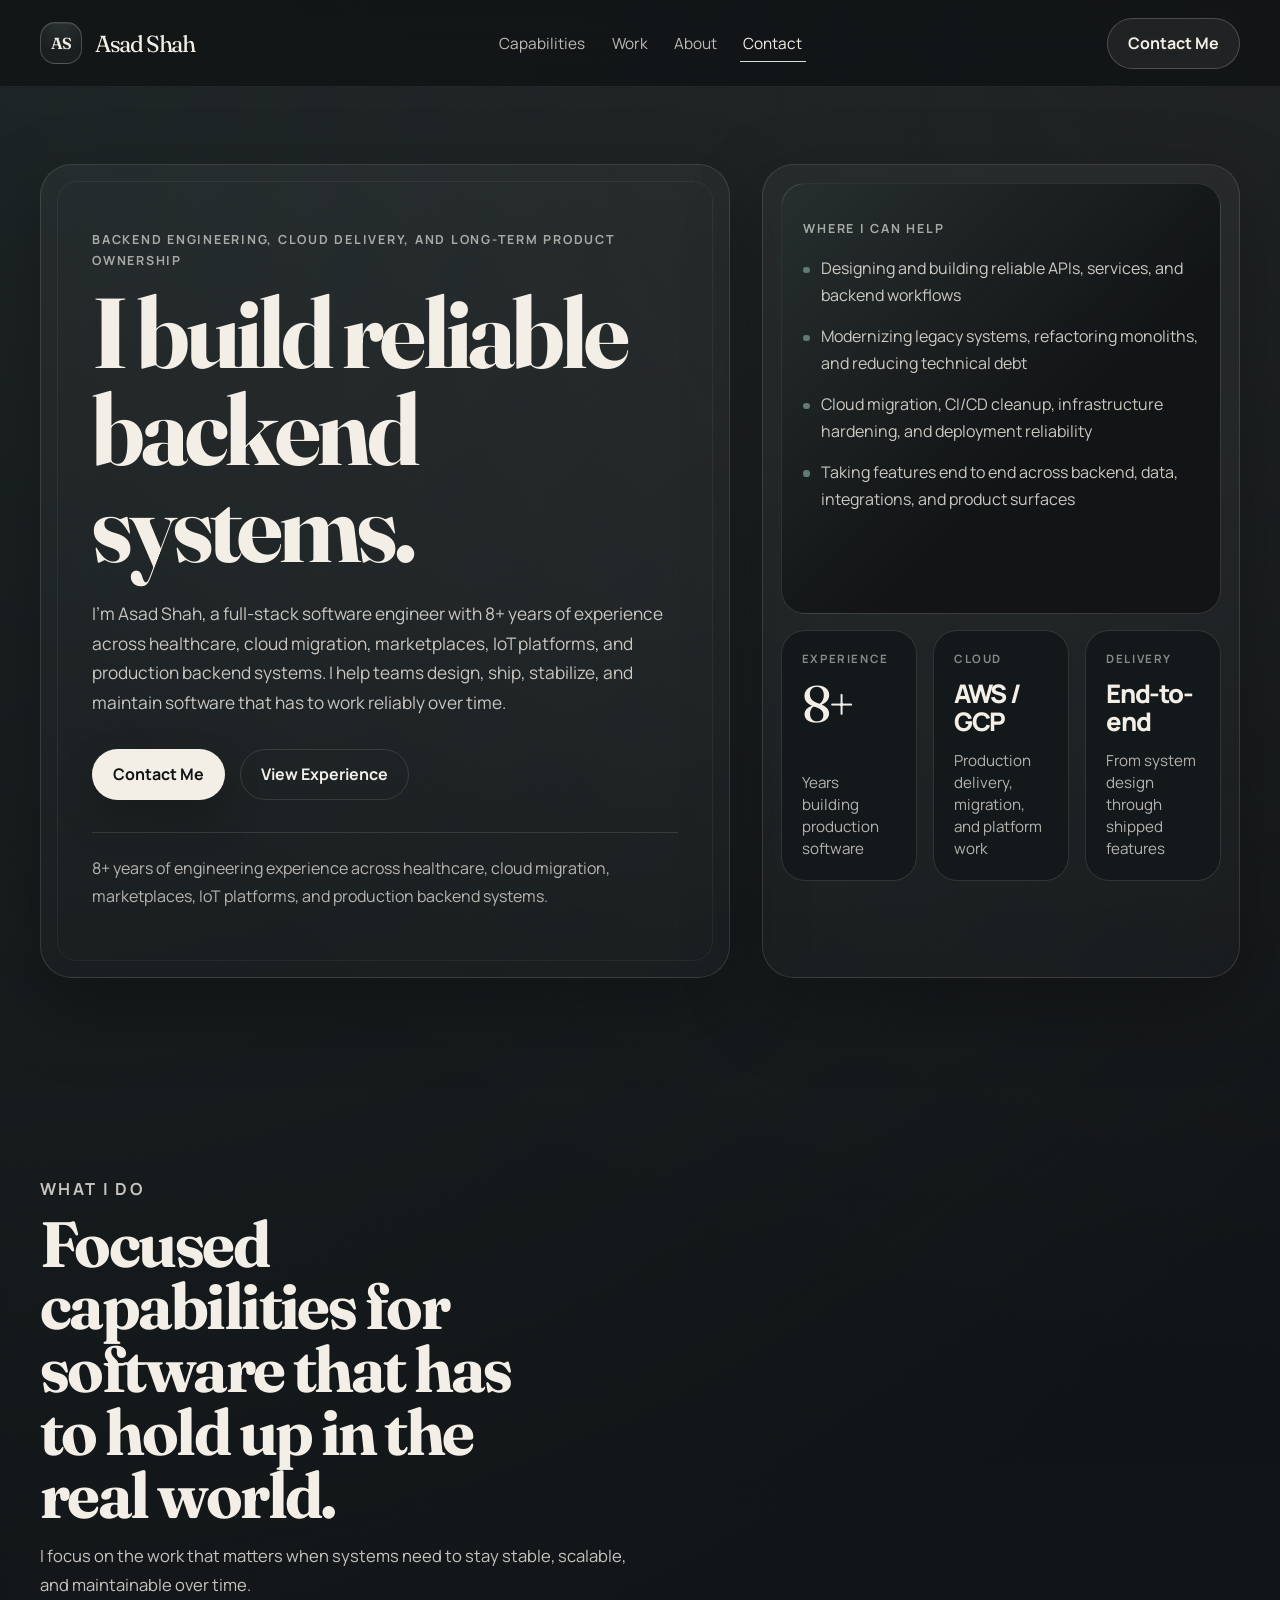
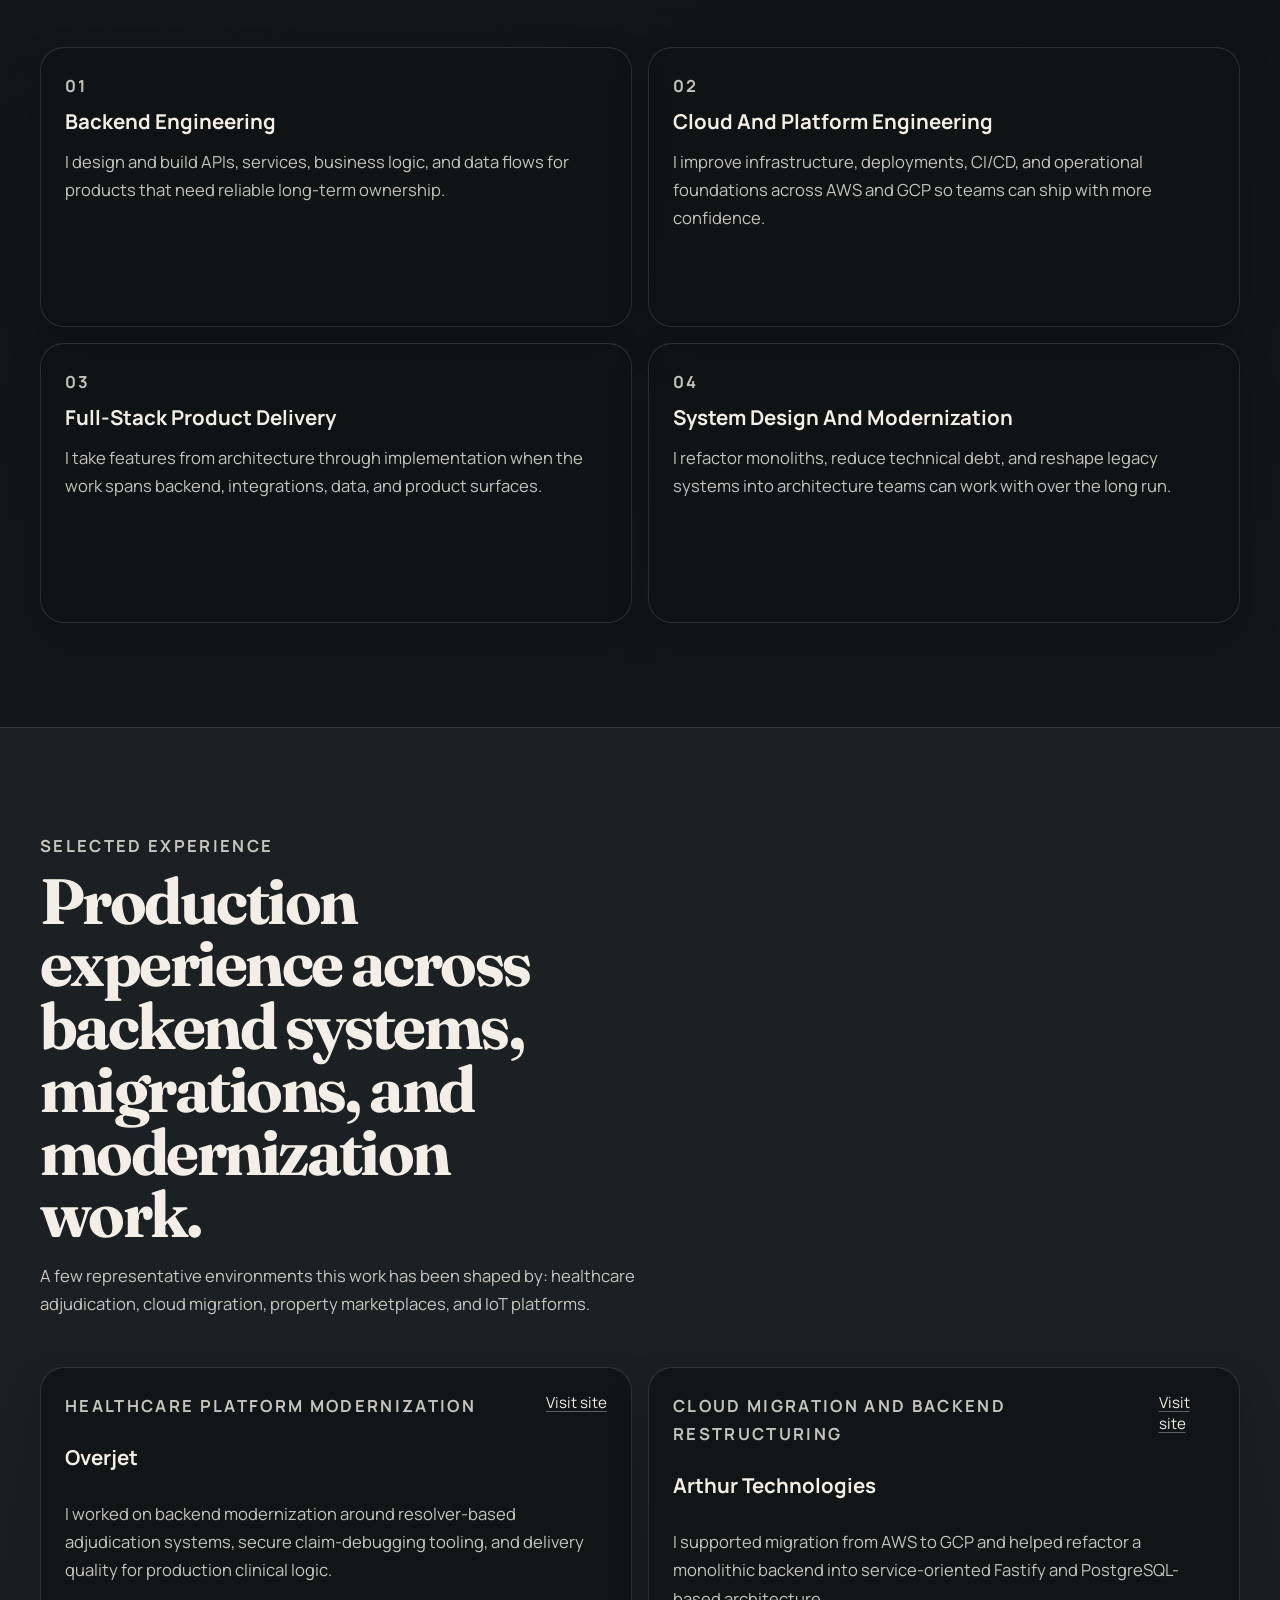
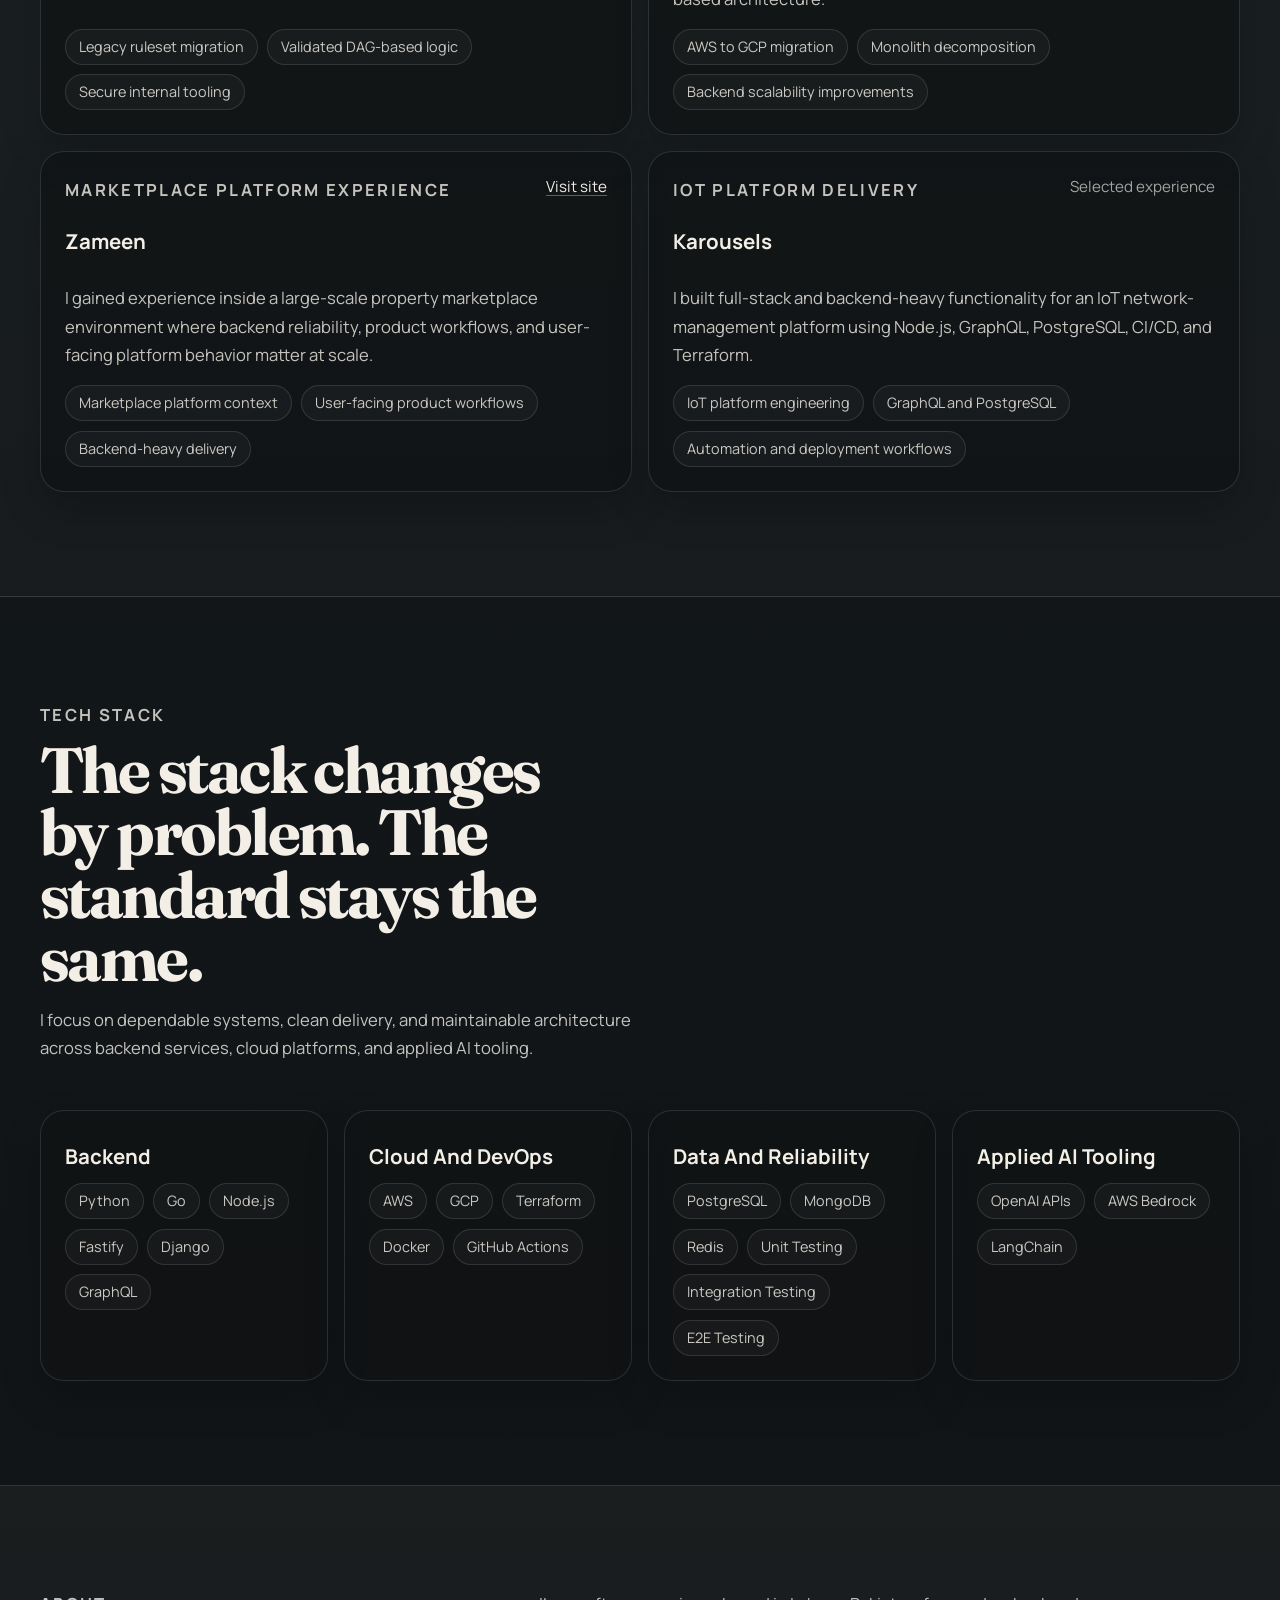
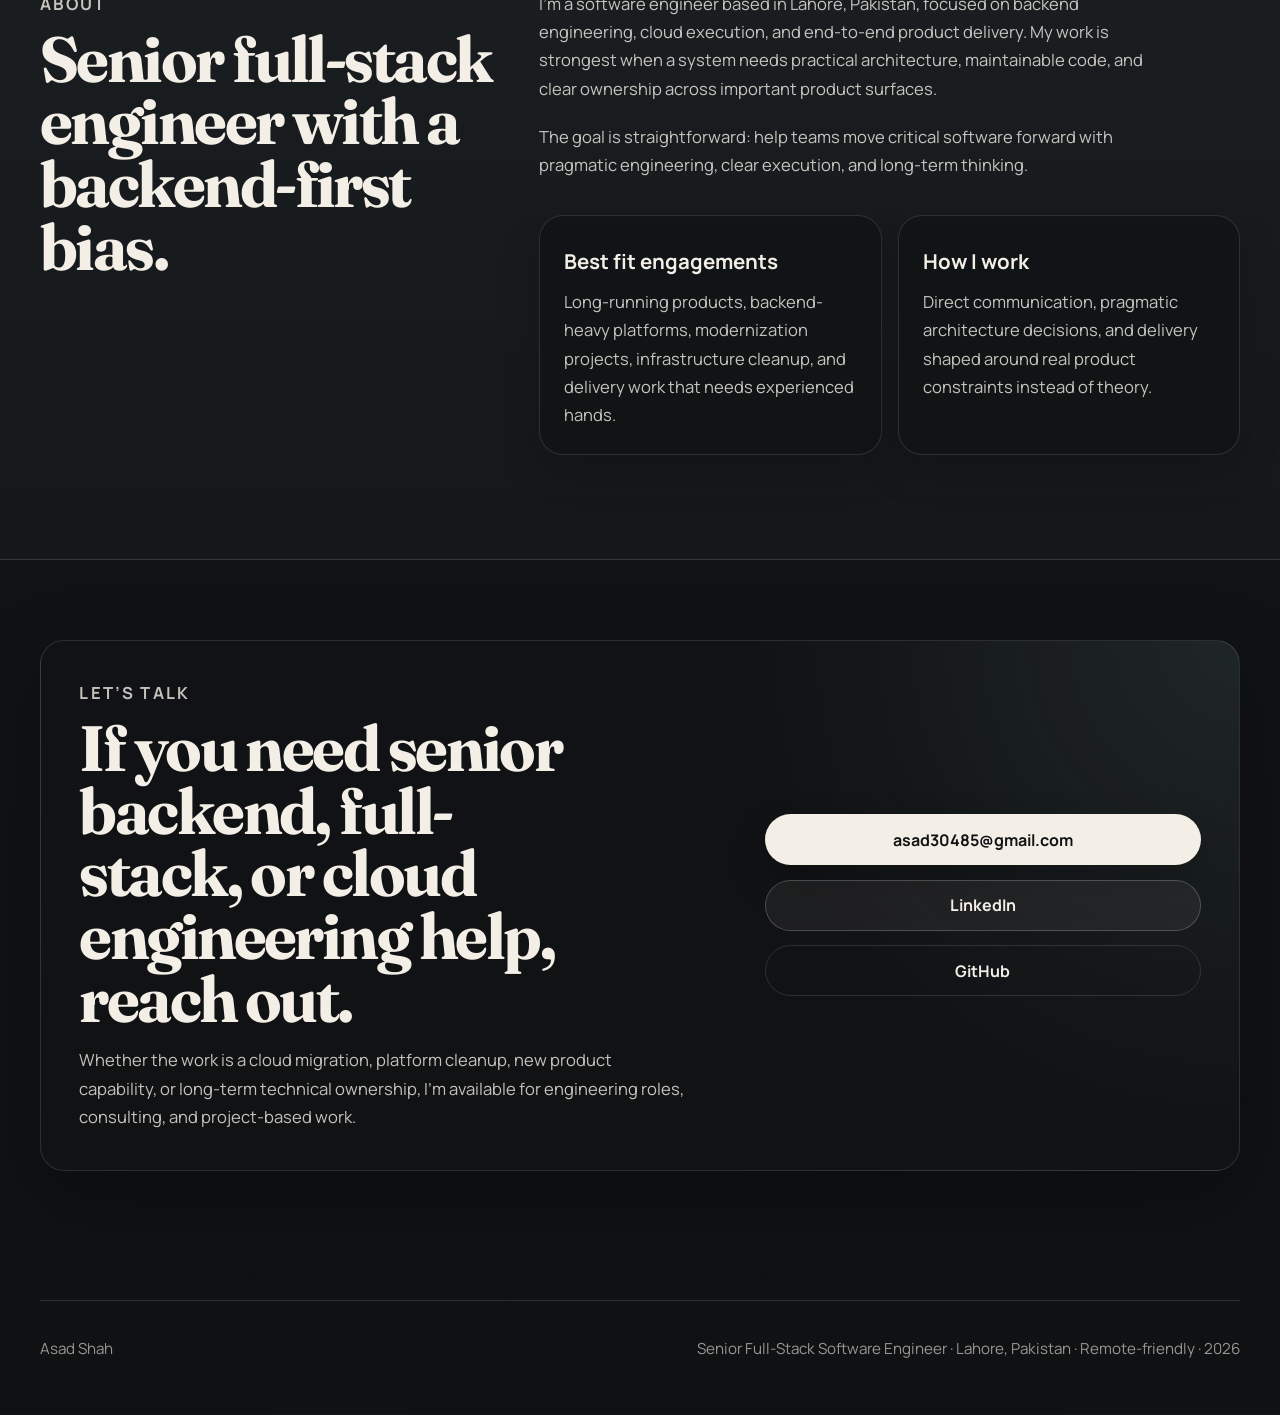
<file: index.html>
<!DOCTYPE html>
<html lang="en">
  <head>
    <meta charset="UTF-8" />
    <meta name="viewport" content="width=device-width, initial-scale=1.0" />
    <title>Asad Shah | Senior Full-Stack &amp; Backend Software Engineer</title>
    <meta
      name="description"
      content="Asad Shah is a senior full-stack software engineer focused on backend-heavy systems, cloud delivery, modernization, and reliable end-to-end product engineering."
    />
    <meta name="robots" content="index,follow" />
    <meta name="theme-color" content="#111315" />
    <link rel="canonical" href="https://smasadali.github.io/portfolio/" />
    <meta property="og:title" content="Asad Shah | Senior Full-Stack &amp; Backend Software Engineer" />
    <meta
      property="og:description"
      content="Backend-first full-stack engineering for products that need reliable delivery, modernization, and long-term ownership."
    />
    <meta property="og:type" content="website" />
    <meta property="og:url" content="https://smasadali.github.io/portfolio/" />
    <meta property="og:site_name" content="Asad Shah" />
    <meta property="og:image" content="https://smasadali.github.io/portfolio/assets/social/og-card.png" />
    <meta property="og:image:alt" content="Asad Shah backend-first software engineer social card" />
    <meta name="twitter:card" content="summary_large_image" />
    <meta name="twitter:title" content="Asad Shah | Senior Full-Stack &amp; Backend Software Engineer" />
    <meta
      name="twitter:description"
      content="Backend-first full-stack engineering for products that need reliable delivery, modernization, and long-term ownership."
    />
    <meta name="twitter:image" content="https://smasadali.github.io/portfolio/assets/social/og-card.png" />
    <link rel="icon" href="favicon.svg" type="image/svg+xml" />
    <script type="application/ld+json">
      {
        "@context": "https://schema.org",
        "@type": "Person",
        "name": "Asad Shah",
        "url": "https://smasadali.github.io/portfolio/",
        "email": "mailto:asad30485@gmail.com",
        "jobTitle": "Senior Full-Stack Software Engineer",
        "address": {
          "@type": "PostalAddress",
          "addressLocality": "Lahore",
          "addressCountry": "PK"
        },
        "sameAs": [
          "https://www.linkedin.com/in/masadshah/",
          "https://github.com/SMAsadAli",
          "https://github.com/asadshah-overjet"
        ],
        "knowsAbout": [
          "Backend Engineering",
          "Full-Stack Product Development",
          "Cloud Engineering",
          "System Design",
          "Software Modernization"
        ]
      }
    </script>
    <link rel="preconnect" href="https://fonts.googleapis.com" />
    <link rel="preconnect" href="https://fonts.gstatic.com" crossorigin />
    <link
      href="https://fonts.googleapis.com/css2?family=Manrope:wght@400;500;600;700;800&family=Fraunces:opsz,wght,SOFT@9..144,500,50&display=swap"
      rel="stylesheet"
    />
    <link rel="stylesheet" href="styles.css" />
  </head>
  <body>
    <div class="page-shell">
      <header class="site-header">
        <div class="container header-inner">
          <a class="brand" href="#top" aria-label="Asad Shah home">
            <span class="brand-badge" aria-hidden="true">AS</span>
            <span class="brand-wordmark">Asad Shah</span>
          </a>

          <button
            class="nav-toggle"
            type="button"
            aria-expanded="false"
            aria-controls="site-nav"
            aria-label="Open navigation"
          >
            <span></span>
            <span></span>
          </button>

          <nav class="site-nav" id="site-nav" aria-label="Primary">
            <div class="site-nav-meta" aria-hidden="true">
              <p class="site-nav-kicker">Navigation</p>
              <p class="site-nav-note">Senior backend-first engineering for reliable product delivery.</p>
            </div>

            <a href="#capabilities" data-nav-link>
              <span class="nav-link-index">01</span>
              <span class="nav-link-label">Capabilities</span>
              <span class="nav-link-arrow">&gt;</span>
            </a>
            <a href="#work" data-nav-link>
              <span class="nav-link-index">02</span>
              <span class="nav-link-label">Work</span>
              <span class="nav-link-arrow">&gt;</span>
            </a>
            <a href="#about" data-nav-link>
              <span class="nav-link-index">03</span>
              <span class="nav-link-label">About</span>
              <span class="nav-link-arrow">&gt;</span>
            </a>
            <a href="#contact" data-nav-link>
              <span class="nav-link-index">04</span>
              <span class="nav-link-label">Contact</span>
              <span class="nav-link-arrow">&gt;</span>
            </a>
          </nav>

          <a class="button button-secondary header-cta" href="mailto:asad30485@gmail.com">
            Contact Me
          </a>
        </div>
      </header>

      <main id="top">
        <section class="hero section reveal">
          <div class="container hero-grid">
            <div class="hero-copy">
              <p class="eyebrow">
                Backend engineering, cloud delivery, and long-term product ownership
              </p>
              <h1>I build reliable backend systems.</h1>
              <p class="hero-intro">
                I'm Asad Shah, a full-stack software engineer with 8+ years of
                experience across healthcare, cloud migration, marketplaces, IoT platforms,
                and production backend systems. I help teams design, ship, stabilize, and
                maintain software that has to work reliably over time.
              </p>

              <div class="hero-actions">
                <a class="button button-primary" href="mailto:asad30485@gmail.com">
                  Contact Me
                </a>
                <a class="button button-ghost" href="#work">View Experience</a>
              </div>

              <p class="trust-line">
                8+ years of engineering experience across healthcare, cloud migration,
                marketplaces, IoT platforms, and production backend systems.
              </p>
            </div>

            <aside class="hero-panel">
              <div class="hero-panel-card hero-panel-card-accent">
                <p class="panel-label">Where I can help</p>
                <ul class="panel-list">
                  <li>Designing and building reliable APIs, services, and backend workflows</li>
                  <li>Modernizing legacy systems, refactoring monoliths, and reducing technical debt</li>
                  <li>Cloud migration, CI/CD cleanup, infrastructure hardening, and deployment reliability</li>
                  <li>Taking features end to end across backend, data, integrations, and product surfaces</li>
                </ul>
              </div>

              <div class="hero-stats">
                <article class="stat-card">
                  <span class="stat-kicker">Experience</span>
                  <span class="stat-value">8+</span>
                  <span class="stat-label">Years building production software</span>
                </article>
                <article class="stat-card">
                  <span class="stat-kicker">Cloud</span>
                  <span class="stat-value stat-value-compact">AWS / GCP</span>
                  <span class="stat-label">Production delivery, migration, and platform work</span>
                </article>
                <article class="stat-card">
                  <span class="stat-kicker">Delivery</span>
                  <span class="stat-value stat-value-compact">End-to-end</span>
                  <span class="stat-label">From system design through shipped features</span>
                </article>
              </div>
            </aside>
          </div>
        </section>

        <section class="section reveal" id="capabilities">
          <div class="container">
            <div class="section-heading">
              <p class="section-label">What I Do</p>
              <h2>Focused capabilities for software that has to hold up in the real world.</h2>
              <p>
                I focus on the work that matters when systems need to stay stable,
                scalable, and maintainable over time.
              </p>
            </div>

            <div class="services-grid">
              <article class="service-card">
                <p class="card-index">01</p>
                <h3>Backend Engineering</h3>
                <p>
                  I design and build APIs, services, business logic, and data flows for
                  products that need reliable long-term ownership.
                </p>
              </article>

              <article class="service-card">
                <p class="card-index">02</p>
                <h3>Cloud And Platform Engineering</h3>
                <p>
                  I improve infrastructure, deployments, CI/CD, and operational foundations
                  across AWS and GCP so teams can ship with more confidence.
                </p>
              </article>

              <article class="service-card">
                <p class="card-index">03</p>
                <h3>Full-Stack Product Delivery</h3>
                <p>
                  I take features from architecture through implementation when the work spans
                  backend, integrations, data, and product surfaces.
                </p>
              </article>

              <article class="service-card">
                <p class="card-index">04</p>
                <h3>System Design And Modernization</h3>
                <p>
                  I refactor monoliths, reduce technical debt, and reshape legacy systems into
                  architecture teams can work with over the long run.
                </p>
              </article>
            </div>
          </div>
        </section>

        <section class="section section-alt reveal" id="work">
          <div class="container">
            <div class="section-heading">
              <p class="section-label">Selected Experience</p>
              <h2>Production experience across backend systems, migrations, and modernization work.</h2>
              <p>
                A few representative environments this work has been shaped by: healthcare
                adjudication, cloud migration, property marketplaces, and IoT platforms.
              </p>
            </div>

            <div class="work-grid">
              <article class="work-card">
                <div class="work-card-top">
                  <p class="work-tag">Healthcare platform modernization</p>
                  <a href="https://www.overjet.com/" target="_blank" rel="noreferrer">
                    Visit site
                  </a>
                </div>
                <h3>Overjet</h3>
                <p>
                  I worked on backend modernization around resolver-based adjudication systems,
                  secure claim-debugging tooling, and delivery quality for production
                  clinical logic.
                </p>
                <ul class="chip-list" aria-label="Overjet highlights">
                  <li>Legacy ruleset migration</li>
                  <li>Validated DAG-based logic</li>
                  <li>Secure internal tooling</li>
                </ul>
              </article>

              <article class="work-card">
                <div class="work-card-top">
                  <p class="work-tag">Cloud migration and backend restructuring</p>
                  <a href="https://arthur.digital/" target="_blank" rel="noreferrer">
                    Visit site
                  </a>
                </div>
                <h3>Arthur Technologies</h3>
                <p>
                  I supported migration from AWS to GCP and helped refactor a monolithic backend
                  into service-oriented Fastify and PostgreSQL-based architecture.
                </p>
                <ul class="chip-list" aria-label="Arthur Technologies highlights">
                  <li>AWS to GCP migration</li>
                  <li>Monolith decomposition</li>
                  <li>Backend scalability improvements</li>
                </ul>
              </article>

              <article class="work-card">
                <div class="work-card-top">
                  <p class="work-tag">Marketplace platform experience</p>
                  <a href="https://www.zameen.com/" target="_blank" rel="noreferrer">
                    Visit site
                  </a>
                </div>
                <h3>Zameen</h3>
                <p>
                  I gained experience inside a large-scale property marketplace environment where
                  backend reliability, product workflows, and user-facing platform behavior
                  matter at scale.
                </p>
                <ul class="chip-list" aria-label="Zameen highlights">
                  <li>Marketplace platform context</li>
                  <li>User-facing product workflows</li>
                  <li>Backend-heavy delivery</li>
                </ul>
              </article>

              <article class="work-card">
                <div class="work-card-top">
                  <p class="work-tag">IoT platform delivery</p>
                  <span class="muted-link">Selected experience</span>
                </div>
                <h3>Karousels</h3>
                <p>
                  I built full-stack and backend-heavy functionality for an IoT
                  network-management platform using Node.js, GraphQL, PostgreSQL, CI/CD,
                  and Terraform.
                </p>
                <ul class="chip-list" aria-label="Karousels highlights">
                  <li>IoT platform engineering</li>
                  <li>GraphQL and PostgreSQL</li>
                  <li>Automation and deployment workflows</li>
                </ul>
              </article>
            </div>
          </div>
        </section>

        <section class="section reveal" id="stack">
          <div class="container">
            <div class="section-heading">
              <p class="section-label">Tech Stack</p>
              <h2>The stack changes by problem. The standard stays the same.</h2>
              <p>
                I focus on dependable systems, clean delivery, and maintainable architecture across
                backend services, cloud platforms, and applied AI tooling.
              </p>
            </div>

            <div class="stack-grid">
              <article class="stack-card">
                <h3>Backend</h3>
                <ul class="chip-list">
                  <li>Python</li>
                  <li>Go</li>
                  <li>Node.js</li>
                  <li>Fastify</li>
                  <li>Django</li>
                  <li>GraphQL</li>
                </ul>
              </article>

              <article class="stack-card">
                <h3>Cloud And DevOps</h3>
                <ul class="chip-list">
                  <li>AWS</li>
                  <li>GCP</li>
                  <li>Terraform</li>
                  <li>Docker</li>
                  <li>GitHub Actions</li>
                </ul>
              </article>

              <article class="stack-card">
                <h3>Data And Reliability</h3>
                <ul class="chip-list">
                  <li>PostgreSQL</li>
                  <li>MongoDB</li>
                  <li>Redis</li>
                  <li>Unit Testing</li>
                  <li>Integration Testing</li>
                  <li>E2E Testing</li>
                </ul>
              </article>

              <article class="stack-card">
                <h3>Applied AI Tooling</h3>
                <ul class="chip-list">
                  <li>OpenAI APIs</li>
                  <li>AWS Bedrock</li>
                  <li>LangChain</li>
                </ul>
              </article>
            </div>
          </div>
        </section>

        <section class="section section-alt reveal" id="about">
          <div class="container about-grid">
            <div class="section-heading">
              <p class="section-label">About</p>
              <h2>Senior full-stack engineer with a backend-first bias.</h2>
            </div>

            <div class="about-copy">
              <p>
                I'm a software engineer based in Lahore, Pakistan, focused on backend
                engineering, cloud execution, and end-to-end product delivery. My work is
                strongest when a system needs practical architecture, maintainable code, and
                clear ownership across important product surfaces.
              </p>
              <p>
                The goal is straightforward: help teams move critical software forward
                with pragmatic engineering, clear execution, and long-term thinking.
              </p>

              <div class="about-panels">
                <article class="about-panel">
                  <h3>Best fit engagements</h3>
                  <p>
                    Long-running products, backend-heavy platforms, modernization projects,
                    infrastructure cleanup, and delivery work that needs experienced hands.
                  </p>
                </article>
                <article class="about-panel">
                  <h3>How I work</h3>
                  <p>
                    Direct communication, pragmatic architecture decisions, and delivery
                    shaped around real product constraints instead of theory.
                  </p>
                </article>
              </div>
            </div>
          </div>
        </section>

        <section class="section contact-section reveal" id="contact">
          <div class="container">
            <div class="contact-card">
              <div class="contact-copy">
                <p class="section-label">Let’s Talk</p>
                <h2>If you need senior backend, full-stack, or cloud engineering help, reach out.</h2>
                <p>
                  Whether the work is a cloud migration, platform cleanup, new product
                  capability, or long-term technical ownership, I'm available for engineering
                  roles, consulting, and project-based work.
                </p>
              </div>

              <div class="contact-actions">
                <a class="button button-primary" href="mailto:asad30485@gmail.com">
                  asad30485@gmail.com
                </a>
                <a
                  class="button button-secondary"
                  href="https://www.linkedin.com/in/masadshah/"
                  target="_blank"
                  rel="noreferrer"
                >
                  LinkedIn
                </a>
                <a
                  class="button button-ghost"
                  href="https://github.com/SMAsadAli"
                  target="_blank"
                  rel="noreferrer"
                >
                  GitHub
                </a>
              </div>
            </div>
          </div>
        </section>
      </main>

      <footer class="site-footer">
        <div class="container footer-inner">
          <p>Asad Shah</p>
          <p>Senior Full-Stack Software Engineer · Lahore, Pakistan · Remote-friendly · <span id="current-year"></span></p>
        </div>
      </footer>
    </div>

    <script src="script.js"></script>
  </body>
</html>
</file>
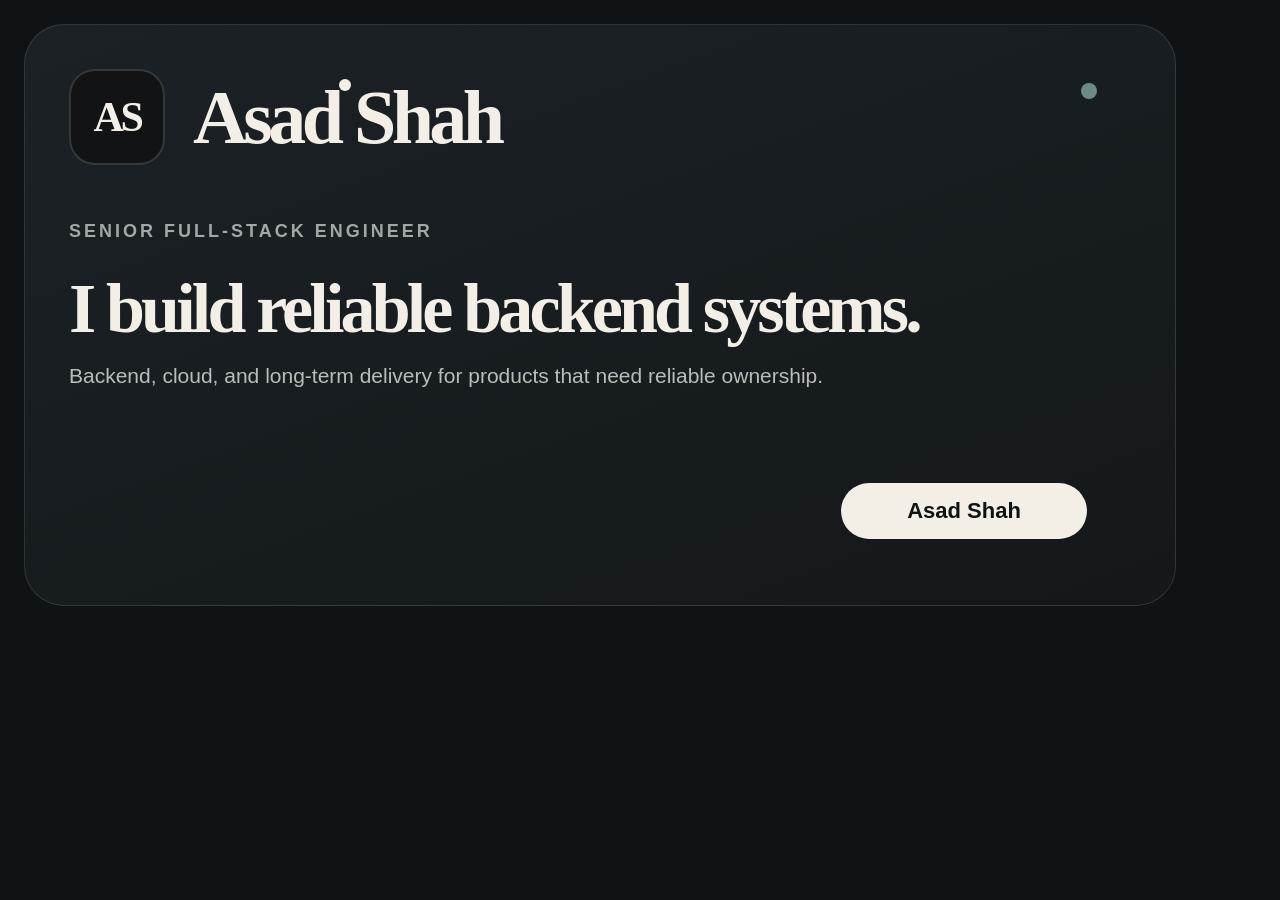
<file: assets/social/og-card.html>
<!DOCTYPE html>
<html lang="en">
  <head>
    <meta charset="UTF-8" />
    <meta name="viewport" content="width=device-width, initial-scale=1.0" />
    <title>Asad Shah OG Card</title>
    <style>
      :root {
        --ink: #101315;
        --panel-top: #1b2125;
        --panel-bottom: #14181b;
        --mist: #d9ddd6;
        --paper: #f3efe7;
        --accent: #6d8a86;
      }

      * {
        box-sizing: border-box;
      }

      html,
      body {
        margin: 0;
        width: 1200px;
        height: 630px;
        overflow: hidden;
        background: var(--ink);
      }

      body {
        font-family: Helvetica, Arial, sans-serif;
      }

      .frame {
        width: 1200px;
        height: 630px;
        padding: 24px;
        background: var(--ink);
      }

      .card {
        position: relative;
        width: 100%;
        height: 100%;
        padding: 44px;
        border-radius: 40px;
        background: linear-gradient(160deg, var(--panel-top), var(--panel-bottom));
        border: 1px solid rgba(217, 221, 214, 0.14);
        color: var(--paper);
      }

      .brand {
        display: flex;
        align-items: center;
        gap: 28px;
      }

      .badge {
        display: flex;
        align-items: center;
        justify-content: center;
        width: 96px;
        height: 96px;
        border-radius: 26px;
        border: 2px solid rgba(217, 221, 214, 0.18);
        background: rgba(17, 19, 21, 0.96);
        font-family: Georgia, "Times New Roman", serif;
        font-size: 42px;
        font-weight: 700;
        letter-spacing: -0.08em;
      }

      .wordmark {
        font-family: Georgia, "Times New Roman", serif;
        font-size: 76px;
        font-weight: 700;
        letter-spacing: -0.06em;
      }

      .eyebrow {
        margin: 54px 0 0;
        color: rgba(217, 221, 214, 0.72);
        font-size: 18px;
        font-weight: 800;
        letter-spacing: 3px;
      }

      h1 {
        max-width: 980px;
        margin: 30px 0 0;
        font-family: Georgia, "Times New Roman", serif;
        font-size: 70px;
        line-height: 1.04;
        letter-spacing: -0.055em;
      }

      p {
        max-width: 760px;
        margin: 16px 0 0;
        color: rgba(217, 221, 214, 0.84);
        font-size: 21px;
        line-height: 1.35;
      }

      .pill {
        position: absolute;
        right: 88px;
        bottom: 66px;
        display: inline-flex;
        align-items: center;
        justify-content: center;
        min-width: 246px;
        height: 56px;
        padding: 0 28px;
        border-radius: 999px;
        background: var(--paper);
        color: var(--ink);
        font-size: 22px;
        font-weight: 800;
      }

      .dot-left,
      .dot-right {
        position: absolute;
        border-radius: 999px;
      }

      .dot-left {
        top: 54px;
        left: 314px;
        width: 12px;
        height: 12px;
        background: var(--paper);
      }

      .dot-right {
        top: 58px;
        right: 78px;
        width: 16px;
        height: 16px;
        background: var(--accent);
      }
    </style>
  </head>
  <body>
    <div class="frame">
      <div class="card">
        <div class="brand">
          <div class="badge">AS</div>
          <div class="wordmark">Asad Shah</div>
        </div>
        <div class="dot-left"></div>
        <div class="dot-right"></div>
        <p class="eyebrow">SENIOR FULL-STACK ENGINEER</p>
        <h1>I build reliable backend systems.</h1>
        <p>Backend, cloud, and long-term delivery for products that need reliable ownership.</p>
        <div class="pill">Asad Shah</div>
      </div>
    </div>
  </body>
</html>
</file>
<file: styles.css>
:root {
  --ink: #111315;
  --ink-soft: #171c20;
  --steel: #2e3a42;
  --steel-bright: #5f7b78;
  --mist: #d9ddd6;
  --paper: #f3efe7;
  --paper-soft: rgba(243, 239, 231, 0.82);
  --line: rgba(217, 221, 214, 0.14);
  --line-strong: rgba(217, 221, 214, 0.24);
  --glow: rgba(109, 138, 134, 0.18);
  --shadow: 0 28px 80px rgba(0, 0, 0, 0.28);
  --shadow-soft: 0 18px 40px rgba(0, 0, 0, 0.18);
  --radius-xl: 32px;
  --radius-lg: 24px;
  --radius-md: 18px;
  --radius-sm: 14px;
  --max-width: 1200px;
}

*,
*::before,
*::after {
  box-sizing: border-box;
}

html {
  background: #0f1113;
  scroll-behavior: smooth;
}

body {
  margin: 0;
  font-family: "Manrope", sans-serif;
  background:
    radial-gradient(circle at top left, rgba(95, 123, 120, 0.18), transparent 28%),
    radial-gradient(circle at top right, rgba(243, 239, 231, 0.06), transparent 22%),
    linear-gradient(180deg, #0f1113 0%, #13181b 48%, #0f1113 100%);
  color: var(--paper);
  min-height: 100vh;
  overflow-x: hidden;
}

body.menu-open {
  overflow: hidden;
}

body::after {
  content: "";
  position: fixed;
  inset: 0;
  z-index: 18;
  background: linear-gradient(180deg, rgba(6, 8, 9, 0.3), rgba(6, 8, 9, 0.68));
  opacity: 0;
  pointer-events: none;
  transition: opacity 180ms ease;
}

body.menu-open::after {
  opacity: 1;
}

a {
  color: inherit;
  text-decoration: none;
}

img {
  display: block;
  max-width: 100%;
}

p,
li {
  line-height: 1.7;
}

ul {
  margin: 0;
  padding: 0;
  list-style: none;
}

.page-shell {
  position: relative;
  min-height: 100vh;
  overflow-x: clip;
}

.page-shell::before,
.page-shell::after {
  content: "";
  position: fixed;
  inset: auto;
  z-index: -1;
  width: 44rem;
  height: 44rem;
  border-radius: 50%;
  filter: blur(80px);
  opacity: 0.32;
  pointer-events: none;
}

.page-shell::before {
  top: -14rem;
  right: -18rem;
  background: rgba(95, 123, 120, 0.22);
}

.page-shell::after {
  bottom: 8rem;
  left: -18rem;
  background: rgba(243, 239, 231, 0.08);
}

.container {
  width: min(var(--max-width), calc(100% - 2rem));
  margin: 0 auto;
}

.section {
  padding: 6.5rem 0;
}

.section-alt {
  background:
    linear-gradient(180deg, rgba(255, 255, 255, 0.02), rgba(255, 255, 255, 0)),
    rgba(255, 255, 255, 0.02);
  border-top: 1px solid var(--line);
  border-bottom: 1px solid var(--line);
}

.section-heading {
  max-width: 48rem;
  margin-bottom: 3rem;
}

.section-label,
.eyebrow,
.panel-label,
.card-index,
.work-tag {
  text-transform: uppercase;
  letter-spacing: 0.14em;
  font-size: 0.78rem;
  font-weight: 700;
}

.section-label,
.eyebrow,
.panel-label,
.card-index,
.work-tag,
.muted-link {
  color: rgba(217, 221, 214, 0.72);
}

h1,
h2,
h3 {
  margin: 0;
}

h1,
h2 {
  font-family: "Fraunces", Georgia, serif;
  letter-spacing: -0.04em;
  line-height: 0.98;
}

h1 {
  max-width: 12ch;
  margin-top: 0.75rem;
  font-size: clamp(3.2rem, 9vw, 6.2rem);
}

h2 {
  max-width: 12ch;
  margin: 0.6rem 0 1rem;
  font-size: clamp(2.3rem, 5.6vw, 4rem);
}

h3 {
  font-size: 1.28rem;
  line-height: 1.2;
}

.site-header {
  position: sticky;
  top: 0;
  z-index: 20;
  padding: 1.1rem 0;
  backdrop-filter: blur(18px);
  background: rgba(15, 17, 19, 0.72);
  border-bottom: 1px solid rgba(217, 221, 214, 0.08);
}

.header-inner {
  display: grid;
  grid-template-columns: auto 1fr auto;
  align-items: center;
  gap: 1.5rem;
}

.header-inner > * {
  min-width: 0;
}

.brand {
  display: inline-flex;
  align-items: center;
  gap: 0.8rem;
}

.brand-badge {
  display: inline-flex;
  align-items: center;
  justify-content: center;
  width: 2.65rem;
  height: 2.65rem;
  border: 1px solid var(--line-strong);
  border-radius: 0.95rem;
  background:
    radial-gradient(circle at top, rgba(109, 138, 134, 0.18), transparent 65%),
    rgba(243, 239, 231, 0.04);
  color: var(--paper);
  font-family: "Fraunces", Georgia, serif;
  font-size: 1rem;
  font-weight: 600;
  letter-spacing: -0.08em;
  line-height: 1;
  box-shadow: inset 0 1px 0 rgba(243, 239, 231, 0.07);
}

.brand-wordmark {
  color: var(--paper);
  font-family: "Fraunces", Georgia, serif;
  font-size: 1.45rem;
  letter-spacing: -0.06em;
  line-height: 1;
}

.site-nav {
  display: flex;
  justify-content: center;
  gap: 1.25rem;
}

.site-nav-meta,
.nav-link-index,
.nav-link-arrow {
  display: none;
}

.site-nav a {
  position: relative;
  display: inline-flex;
  align-items: center;
  padding: 0.5rem 0.2rem;
  font-size: 0.96rem;
  color: rgba(243, 239, 231, 0.76);
  transition: color 180ms ease;
}

.site-nav a::after {
  content: "";
  position: absolute;
  left: 0;
  bottom: 0;
  width: 100%;
  height: 1px;
  transform: scaleX(0);
  transform-origin: left;
  background: var(--mist);
  transition: transform 180ms ease;
}

.site-nav a:hover,
.site-nav a.is-active {
  color: var(--paper);
}

.site-nav a:hover::after,
.site-nav a.is-active::after {
  transform: scaleX(1);
}

.nav-toggle {
  display: none;
  flex-direction: column;
  justify-content: center;
  gap: 0.36rem;
  width: 3rem;
  height: 3rem;
  padding: 0;
  border: 1px solid var(--line-strong);
  border-radius: 999px;
  background: transparent;
  cursor: pointer;
}

.nav-toggle span {
  display: block;
  width: 1.1rem;
  height: 1px;
  margin: 0 auto;
  background: var(--mist);
  transition: transform 180ms ease, opacity 180ms ease;
}

.button {
  display: inline-flex;
  align-items: center;
  justify-content: center;
  min-height: 3.2rem;
  padding: 0.85rem 1.25rem;
  border-radius: 999px;
  border: 1px solid transparent;
  font-weight: 700;
  line-height: 1;
  transition:
    transform 180ms ease,
    background-color 180ms ease,
    color 180ms ease,
    border-color 180ms ease,
    box-shadow 180ms ease;
}

.button:hover {
  transform: translateY(-1px);
}

.button-primary {
  color: var(--ink);
  background: var(--paper);
  box-shadow: var(--shadow-soft);
}

.button-primary:hover {
  background: #ffffff;
}

.button-secondary {
  color: var(--paper);
  background: rgba(243, 239, 231, 0.06);
  border-color: var(--line-strong);
}

.button-secondary:hover,
.button-ghost:hover {
  border-color: rgba(243, 239, 231, 0.42);
  background: rgba(243, 239, 231, 0.09);
}

.button-ghost {
  color: var(--paper);
  background: transparent;
  border-color: var(--line);
}

.hero {
  padding: 4.8rem 0 5.8rem;
}

.hero-grid {
  display: grid;
  grid-template-columns: minmax(0, 1.3fr) minmax(20rem, 0.9fr);
  gap: 2rem;
  align-items: stretch;
}

.hero-grid > *,
.about-grid > *,
.contact-card > * {
  min-width: 0;
}

.hero-copy,
.hero-panel {
  position: relative;
  min-width: 0;
  border: 1px solid var(--line);
  border-radius: var(--radius-xl);
  background: linear-gradient(180deg, rgba(255, 255, 255, 0.04), rgba(255, 255, 255, 0.015));
  box-shadow: var(--shadow);
}

.hero-copy {
  padding: clamp(2rem, 4vw, 3.2rem);
}

.hero-copy::before {
  content: "";
  position: absolute;
  inset: 1rem;
  border-radius: calc(var(--radius-xl) - 12px);
  border: 1px solid rgba(243, 239, 231, 0.06);
  pointer-events: none;
}

.hero-intro,
.section-heading p,
.service-card p,
.work-card p,
.about-copy p,
.contact-copy p {
  max-width: 38rem;
  margin: 0;
  color: rgba(243, 239, 231, 0.8);
  font-size: 1.04rem;
}

.hero-intro {
  margin-top: 1.5rem;
  font-size: 1.08rem;
}

.hero-actions {
  display: flex;
  flex-wrap: wrap;
  gap: 0.9rem;
  margin-top: 2rem;
}

.trust-line {
  margin-top: 2rem;
  padding-top: 1.4rem;
  border-top: 1px solid var(--line);
  color: rgba(243, 239, 231, 0.72);
}

.hero-panel {
  padding: 1.1rem;
  display: grid;
  gap: 1rem;
}

.hero-panel-card,
.stat-card,
.service-card,
.work-card,
.stack-card,
.about-panel,
.contact-card {
  border: 1px solid var(--line);
  border-radius: var(--radius-lg);
  background: rgba(17, 19, 21, 0.76);
}

.hero-panel-card {
  padding: 1.35rem;
}

.hero-panel-card-accent {
  background:
    linear-gradient(135deg, rgba(109, 138, 134, 0.22), transparent 60%),
    rgba(17, 19, 21, 0.9);
}

.panel-list {
  display: grid;
  gap: 0.85rem;
  margin-top: 1rem;
}

.panel-list li {
  position: relative;
  padding-left: 1.1rem;
  color: var(--paper-soft);
}

.panel-list li::before {
  content: "";
  position: absolute;
  left: 0;
  top: 0.72rem;
  width: 0.42rem;
  height: 0.42rem;
  border-radius: 50%;
  background: var(--steel-bright);
}

.hero-stats {
  display: grid;
  grid-template-columns: repeat(3, 1fr);
  gap: 1rem;
  align-content: start;
}

.stat-card {
  min-height: 12.5rem;
  padding: 1.25rem;
  display: grid;
  grid-template-rows: auto auto 1fr;
  gap: 0.9rem;
  background: rgba(19, 24, 27, 0.92);
}

.stat-kicker {
  text-transform: uppercase;
  letter-spacing: 0.14em;
  font-size: 0.72rem;
  font-weight: 700;
  color: rgba(217, 221, 214, 0.58);
}

.stat-value {
  font-family: "Fraunces", Georgia, serif;
  font-size: clamp(2.4rem, 4vw, 3.4rem);
  line-height: 0.95;
  letter-spacing: -0.06em;
}

.stat-value-compact {
  font-family: "Manrope", sans-serif;
  font-size: clamp(1.45rem, 2vw, 1.85rem);
  font-weight: 800;
  line-height: 1.08;
  letter-spacing: -0.05em;
  max-width: 7ch;
}

.stat-label {
  align-self: end;
  color: rgba(243, 239, 231, 0.72);
  font-size: 0.95rem;
  line-height: 1.45;
}

.services-grid,
.work-grid,
.stack-grid {
  display: grid;
  gap: 1rem;
}

.services-grid {
  grid-template-columns: repeat(2, minmax(0, 1fr));
}

.work-grid {
  grid-template-columns: repeat(2, minmax(0, 1fr));
}

.stack-grid {
  grid-template-columns: repeat(4, minmax(0, 1fr));
}

.service-card,
.work-card,
.stack-card,
.about-panel {
  min-width: 0;
  padding: 1.5rem;
  box-shadow: var(--shadow-soft);
}

.service-card h3,
.work-card h3,
.stack-card h3,
.about-panel h3 {
  margin: 0.55rem 0 0.9rem;
}

.service-card {
  min-height: 17.5rem;
  display: flex;
  flex-direction: column;
  justify-content: flex-start;
}

.work-card {
  min-height: 20rem;
  display: flex;
  flex-direction: column;
  gap: 1rem;
}

.work-card-top {
  display: flex;
  justify-content: space-between;
  gap: 1rem;
  align-items: flex-start;
}

.work-card h3 {
  max-width: 18ch;
}

.work-card-top a,
.muted-link {
  font-size: 0.95rem;
}

.work-card-top a {
  color: var(--paper);
  text-decoration: underline;
  text-decoration-color: rgba(243, 239, 231, 0.34);
  text-underline-offset: 0.2em;
}

.chip-list {
  display: flex;
  flex-wrap: wrap;
  gap: 0.6rem;
  margin-top: auto;
}

.chip-list li {
  padding: 0.5rem 0.8rem;
  border: 1px solid var(--line);
  border-radius: 999px;
  background: rgba(243, 239, 231, 0.03);
  color: rgba(243, 239, 231, 0.82);
  font-size: 0.9rem;
  line-height: 1.25;
}

.stack-card {
  min-height: 14rem;
}

.about-grid {
  display: grid;
  grid-template-columns: minmax(0, 0.8fr) minmax(0, 1.2fr);
  gap: 2rem;
  align-items: start;
}

.about-copy {
  display: grid;
  gap: 1.25rem;
}

.about-panels {
  display: grid;
  grid-template-columns: repeat(2, minmax(0, 1fr));
  gap: 1rem;
  margin-top: 1rem;
}

.contact-section {
  padding-top: 5rem;
}

.contact-card {
  display: grid;
  grid-template-columns: minmax(0, 1.2fr) minmax(18rem, 0.8fr);
  gap: 2rem;
  padding: clamp(1.5rem, 3vw, 2.4rem);
  background:
    radial-gradient(circle at top right, rgba(109, 138, 134, 0.16), transparent 38%),
    rgba(17, 19, 21, 0.86);
  box-shadow: var(--shadow);
}

.contact-actions {
  display: grid;
  align-content: center;
  gap: 0.9rem;
}

.site-footer {
  padding: 1.6rem 0 2.4rem;
}

.footer-inner {
  display: flex;
  justify-content: space-between;
  gap: 1rem;
  padding-top: 1.2rem;
  border-top: 1px solid var(--line);
  color: rgba(243, 239, 231, 0.6);
  font-size: 0.95rem;
}

.reveal {
  opacity: 0;
  transform: translateY(24px);
  transition:
    opacity 500ms ease,
    transform 500ms ease;
}

.reveal.is-visible {
  opacity: 1;
  transform: translateY(0);
}

@media (max-width: 1100px) {
  .hero {
    padding-top: 4.2rem;
  }

  .hero-grid,
  .about-grid,
  .contact-card {
    grid-template-columns: 1fr;
  }

  .work-grid {
    grid-template-columns: 1fr;
  }

  .stack-grid {
    grid-template-columns: repeat(2, minmax(0, 1fr));
  }

  .hero-stats {
    grid-template-columns: 1fr 1fr 1fr;
  }
}

@media (max-width: 860px) {
  .site-header {
    padding: 0.85rem 0;
  }

  .header-inner {
    grid-template-columns: auto auto;
    justify-content: space-between;
    gap: 1rem;
  }

  .header-cta {
    display: none;
  }

  .nav-toggle {
    display: inline-flex;
  }

  body.menu-open .site-header,
  .site-header.is-menu-open {
    background: rgba(15, 17, 19, 0.9);
    border-bottom-color: rgba(217, 221, 214, 0.12);
  }

  body.menu-open .nav-toggle,
  .nav-toggle.is-open {
    background: rgba(243, 239, 231, 0.05);
    border-color: rgba(217, 221, 214, 0.28);
    box-shadow: inset 0 1px 0 rgba(243, 239, 231, 0.06);
  }

  .site-nav {
    position: absolute;
    top: calc(100% + 0.75rem);
    left: 1rem;
    right: 1rem;
    display: grid;
    gap: 0.55rem;
    padding: 1rem;
    background:
      linear-gradient(180deg, rgba(28, 33, 37, 0.98), rgba(14, 16, 18, 0.99)),
      rgba(17, 19, 21, 0.98);
    border: 1px solid rgba(217, 221, 214, 0.16);
    border-radius: 1.25rem;
    backdrop-filter: blur(18px);
    box-shadow:
      0 24px 60px rgba(0, 0, 0, 0.42),
      inset 0 1px 0 rgba(243, 239, 231, 0.05);
    opacity: 0;
    pointer-events: none;
    transform: translateY(-8px);
    transition:
      opacity 180ms ease,
      transform 180ms ease;
  }

  .site-nav-meta,
  .nav-link-index,
  .nav-link-arrow {
    display: block;
  }

  .site-nav-meta {
    padding: 0.15rem 0.1rem 0.55rem;
    border-bottom: 1px solid rgba(217, 221, 214, 0.08);
    margin-bottom: 0.15rem;
  }

  .site-nav-kicker {
    margin: 0;
    text-transform: uppercase;
    letter-spacing: 0.16em;
    font-size: 0.68rem;
    font-weight: 800;
    color: rgba(217, 221, 214, 0.52);
  }

  .site-nav-note {
    margin: 0.55rem 0 0;
    max-width: 24ch;
    color: rgba(243, 239, 231, 0.72);
    font-size: 0.92rem;
    line-height: 1.5;
  }

  body.menu-open .site-nav,
  .site-nav.is-open {
    opacity: 1;
    pointer-events: auto;
    transform: translateY(0);
  }

  body.menu-open .nav-toggle span:first-child,
  .nav-toggle.is-open span:first-child {
    transform: translateY(3.5px) rotate(45deg);
  }

  body.menu-open .nav-toggle span:last-child,
  .nav-toggle.is-open span:last-child {
    transform: translateY(-3.5px) rotate(-45deg);
  }

  .site-nav a {
    display: grid;
    grid-template-columns: auto 1fr auto;
    align-items: center;
    width: 100%;
    column-gap: 0.9rem;
    padding: 1rem 1rem 1rem 1.15rem;
    border: 1px solid rgba(217, 221, 214, 0.08);
    border-radius: 0.95rem;
    background: rgba(243, 239, 231, 0.025);
    color: rgba(243, 239, 231, 0.9);
    font-size: 1.02rem;
    font-weight: 700;
    letter-spacing: -0.01em;
    box-shadow: inset 0 1px 0 rgba(243, 239, 231, 0.03);
  }

  .nav-link-index {
    color: rgba(217, 221, 214, 0.45);
    font-size: 0.72rem;
    font-weight: 800;
    letter-spacing: 0.14em;
  }

  .nav-link-label {
    min-width: 0;
  }

  .nav-link-arrow {
    color: rgba(243, 239, 231, 0.44);
    font-size: 1rem;
    transform: translateX(0);
    transition: transform 180ms ease, color 180ms ease;
  }

  .site-nav a:hover,
  .site-nav a.is-active {
    background: rgba(243, 239, 231, 0.08);
    border-color: rgba(217, 221, 214, 0.16);
    color: var(--paper);
  }

  .site-nav a:hover .nav-link-arrow,
  .site-nav a.is-active .nav-link-arrow {
    color: var(--paper);
    transform: translateX(3px);
  }

  .site-nav a::after {
    display: none;
  }

  .hero-grid {
    gap: 1.25rem;
  }

  .services-grid,
  .stack-grid,
  .about-panels,
  .hero-stats {
    grid-template-columns: 1fr;
  }

  .section {
    padding: 4.5rem 0;
  }

  h1 {
    max-width: 100%;
    font-size: clamp(2.8rem, 10vw, 4.6rem);
    line-height: 0.96;
  }

  h2 {
    max-width: 14ch;
    font-size: clamp(2rem, 8vw, 3rem);
  }

  .hero-intro,
  .section-heading p,
  .service-card p,
  .work-card p,
  .about-copy p,
  .contact-copy p {
    font-size: 1rem;
  }

  .trust-line {
    margin-top: 1.6rem;
    padding-top: 1.2rem;
  }

  .stat-card,
  .service-card,
  .work-card,
  .stack-card {
    min-height: auto;
  }

  .stat-card {
    gap: 0.65rem;
  }

  .stat-value {
    font-size: clamp(2rem, 8vw, 2.8rem);
  }

  .stat-value-compact {
    max-width: none;
  }

  .contact-card {
    gap: 1.35rem;
  }
}

@media (max-width: 640px) {
  .container {
    width: min(var(--max-width), calc(100% - 1.2rem));
  }

  .hero {
    padding-top: 3.4rem;
  }

  .site-header {
    padding: 0.7rem 0;
  }

  .hero-copy,
  .hero-panel,
  .service-card,
  .work-card,
  .stack-card,
  .about-panel,
  .contact-card {
    border-radius: 1.35rem;
  }

  .hero-copy {
    padding: 1.35rem;
  }

  .hero-copy::before {
    inset: 0.7rem;
    border-radius: 1rem;
  }

  .brand {
    gap: 0.55rem;
  }

  .brand-badge {
    width: 2.25rem;
    height: 2.25rem;
    border-radius: 0.8rem;
    font-size: 0.9rem;
  }

  .brand-wordmark {
    font-size: 1.18rem;
  }

  .nav-toggle {
    width: 2.8rem;
    height: 2.8rem;
  }

  .site-nav {
    left: 0.75rem;
    right: 0.75rem;
    padding: 0.85rem;
  }

  .site-nav a {
    padding: 0.95rem 0.95rem 0.95rem 1rem;
    font-size: 1rem;
  }

  .site-nav-note {
    font-size: 0.88rem;
  }

  .section {
    padding: 4rem 0;
  }

  .section-heading {
    margin-bottom: 2rem;
  }

  .eyebrow,
  .section-label,
  .panel-label,
  .card-index,
  .work-tag {
    font-size: 0.7rem;
    letter-spacing: 0.12em;
  }

  h1 {
    font-size: clamp(2.2rem, 10.5vw, 3rem);
    line-height: 0.92;
    overflow-wrap: break-word;
  }

  h2 {
    max-width: 100%;
    font-size: clamp(1.85rem, 9vw, 2.5rem);
    line-height: 1;
  }

  h3 {
    font-size: 1.12rem;
  }

  .hero-intro {
    margin-top: 1.15rem;
    font-size: 0.98rem;
  }

  .hero-actions,
  .contact-actions {
    gap: 0.75rem;
  }

  .hero-actions,
  .contact-actions {
    grid-template-columns: 1fr;
  }

  .hero-actions .button,
  .contact-actions .button {
    width: 100%;
  }

  .panel-list {
    gap: 0.7rem;
  }

  .panel-list li,
  .trust-line,
  .stat-label,
  .chip-list li,
  .work-card-top a,
  .muted-link {
    font-size: 0.92rem;
  }

  .work-card-top {
    flex-direction: column;
    align-items: flex-start;
  }

  .chip-list {
    gap: 0.5rem;
  }

  .chip-list li {
    padding: 0.45rem 0.72rem;
  }

  .contact-card {
    padding: 1.25rem;
  }

  .footer-inner {
    flex-direction: column;
  }
}

@media (max-width: 420px) {
  .container {
    width: min(var(--max-width), calc(100% - 1rem));
  }

  .hero-copy,
  .hero-panel,
  .service-card,
  .work-card,
  .stack-card,
  .about-panel,
  .contact-card {
    border-radius: 1.1rem;
  }

  .hero-copy {
    padding: 1.1rem;
  }

  .hero-copy::before {
    inset: 0.55rem;
  }

  h1 {
    font-size: clamp(1.85rem, 10vw, 2.3rem);
  }

  .button {
    min-height: 3rem;
    padding: 0.8rem 1rem;
  }

  .site-nav {
    left: 0.5rem;
    right: 0.5rem;
  }

  .site-nav a {
    column-gap: 0.75rem;
    padding: 0.9rem;
  }

  .nav-link-index {
    font-size: 0.68rem;
  }
}

@media (prefers-reduced-motion: reduce) {
  html {
    scroll-behavior: auto;
  }

  *,
  *::before,
  *::after {
    transition-duration: 0ms !important;
    animation-duration: 0ms !important;
  }

  .reveal {
    opacity: 1;
    transform: none;
  }
}
</file>
